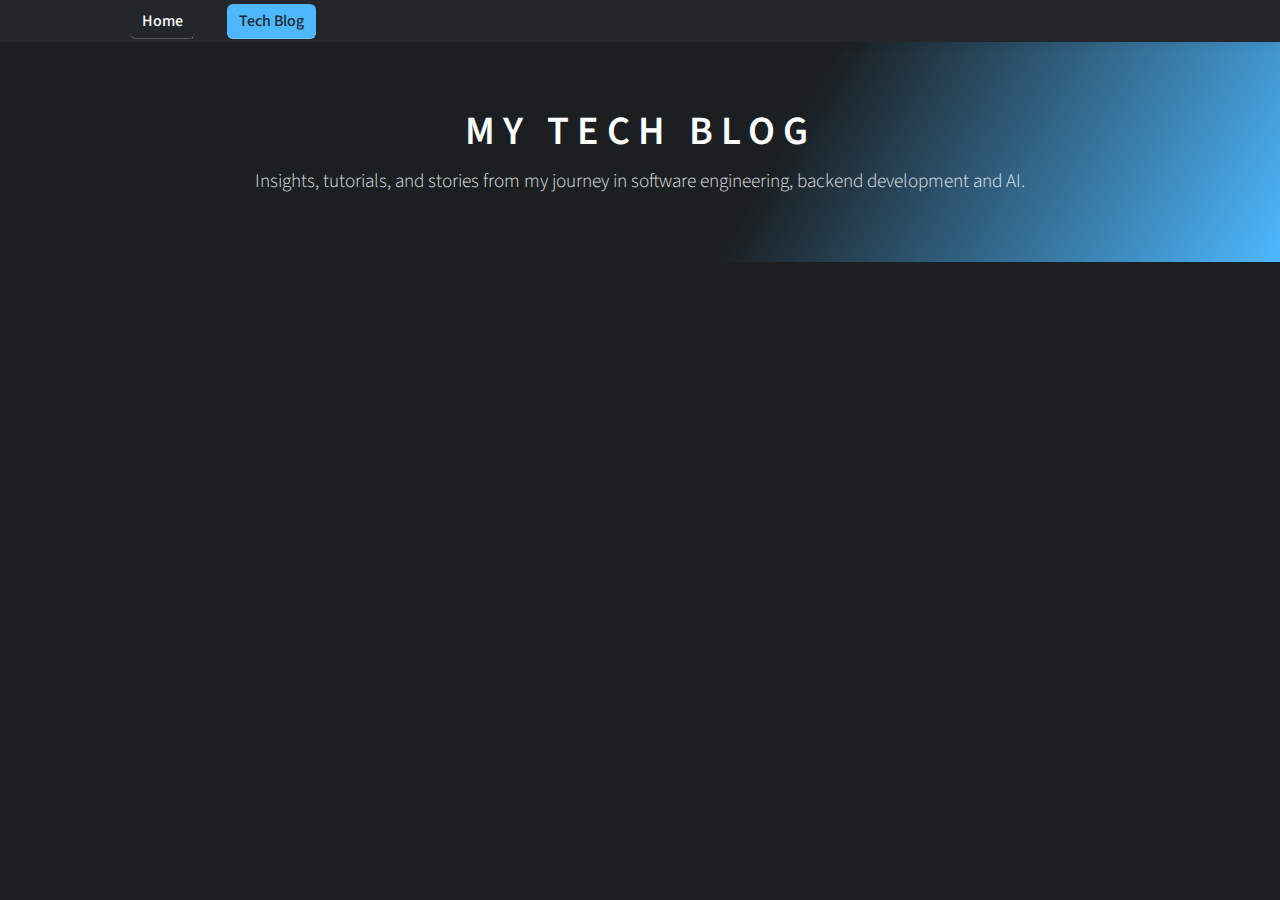
<file: pages/tech_blog.html>
<!DOCTYPE html>
<html lang="en">
<head>
    <meta charset="UTF-8">
    <meta name="viewport" content="width=device-width, initial-scale=1.0">
    <title>Tech Blog | Ege Erdogan</title>
    <link rel="stylesheet" href="../assets/css/main.css">
    <link rel="icon" href="../images/icons8-book-32.png" type="image/x-icon">
    <style>
        .blog-hero {
            background: linear-gradient(120deg, #1b1f22 60%, #4db8ff 100%);
            color: #fff;
            padding: 4rem 2rem 2rem 2rem;
            text-align: center;
        }
        .blog-hero h1 {
            font-size: 2.5rem;
            margin-bottom: 0.5rem;
        }
        .blog-hero p {
            font-size: 1.2rem;
            opacity: 0.85;
        }
        .tag-filter {
            margin-bottom: 1.5rem;
            text-align: center;
        }
        .tag-filter .tag {
            display: inline-block;
            background: #23272b;
            color: #4db8ff;
            border-radius: 12px;
            padding: 6px 16px;
            margin: 0 6px 6px 0;
            cursor: pointer;
            font-weight: bold;
            transition: background 0.2s, color 0.2s;
        }
        .tag-filter .tag.active, .tag-filter .tag:hover {
            background: #4db8ff;
            color: #fff;
        }
        .blog-container {
            max-width: 900px;
            margin: -3rem auto 0 auto;
            background: rgba(27,31,34,0.97);
            border-radius: 12px;
            box-shadow: 0 8px 32px rgba(0,0,0,0.15);
            padding: 2.5rem 2rem 2rem 2rem;
        }
        .featured-post {
            display: flex;
            flex-wrap: wrap;
            align-items: center;
            margin-bottom: 2.5rem;
            background: #23272b;
            border-radius: 8px;
            overflow: hidden;
        }
        .featured-post img {
            width: 320px;
            max-width: 100%;
            height: 200px;
            object-fit: cover;
        }
        .featured-content {
            flex: 1 1 300px;
            padding: 1.5rem;
        }
        .featured-content h2 {
            margin-top: 0;
            margin-bottom: 0.5rem;
        }
        .featured-content p {
            margin-bottom: 1rem;
            color: #b0c4d6;
        }
        .featured-content a {
            color: #4db8ff;
            font-weight: bold;
            text-decoration: none;
        }
        .blog-list {
            margin-top: 2rem;
        }
        .blog-card {
            background: #23272b;
            border-radius: 8px;
            margin-bottom: 1.5rem;
            padding: 1.5rem;
            box-shadow: 0 2px 8px rgba(0,0,0,0.07);
            transition: transform 0.15s;
        }
        .blog-card:hover {
            transform: translateY(-4px) scale(1.02);
        }
        .blog-card h3 {
            margin-top: 0;
        }
        .blog-card .meta {
            color: #4db8ff;
            font-size: 0.9rem;
            margin-bottom: 0.5rem;
        }
        .blog-card .tags {
            margin-bottom: 0.5rem;
        }
        .blog-card .tag {
            display: inline-block;
            background: #4db8ff;
            color: #fff;
            border-radius: 10px;
            padding: 2px 10px;
            margin-right: 6px;
            font-size: 0.85em;
        }
        @media (max-width: 700px) {
            .blog-container { padding: 1rem; }
            .featured-post { flex-direction: column; }
            .featured-post img { width: 100%; height: 180px; }
            .featured-content { padding: 1rem; }
        }
        .main-navbar {
            width: 100%;
            background: #23272b;
            box-shadow: 0 2px 8px rgba(0,0,0,0.07);
            position: sticky;
            top: 0;
            z-index: 100;
        }
        .nav-container {
            max-width: 1100px;
            margin: 0 auto;
            display: flex;
            align-items: center;
            justify-content: space-between;
            padding: 0.5rem 2rem;
        }
        .nav-links {
            list-style: none;
            display: flex;
            gap: 1.5rem;
            margin: 0;
            padding: 0;
        }
        .nav-links li {
            display: inline-block;
        }
        .nav-links a {
            color: #fff;
            text-decoration: none;
            font-weight: 500;
            padding: 6px 12px;
            border-radius: 6px;
            transition: background 0.2s, color 0.2s;
        }
        .nav-links a.active, .nav-links a:hover {
            background: #4db8ff;
            color: #23272b;
        }
        @media (max-width: 700px) {
            .nav-container { padding: 0.5rem 1rem; }
            .nav-links { gap: 0.5rem; }
            .nav-logo { font-size: 1rem; }
        }
    </style>
</head>
<body>
    <nav class="main-navbar">
        <div class="nav-container">
            <ul class="nav-links">
                <li><a href="../index.html">Home</a></li>
                <li><a href="tech_blog.html" class="active">Tech Blog</a></li>
            </ul>
        </div>
    </nav>
    <div class="blog-hero">
        <h1>My Tech Blog</h1>
        <p>Insights, tutorials, and stories from my journey in software engineering, backend development and AI.</p>
    </div>
    <script>
        document.querySelectorAll('.tag-filter .tag').forEach(tag => {
            tag.addEventListener('click', function() {
                document.querySelectorAll('.tag-filter .tag').forEach(t => t.classList.remove('active'));
                this.classList.add('active');
                const selected = this.getAttribute('data-tag');
                document.querySelectorAll('.blog-card, .featured-post').forEach(card => {
                    const tags = card.getAttribute('data-tags') || '';
                    if (selected === 'all' || tags.includes(selected)) {
                        card.style.display = '';
                    } else {
                        card.style.display = 'none';
                    }
                });
            });
        });
    </script>
</body>
</html>
</file>
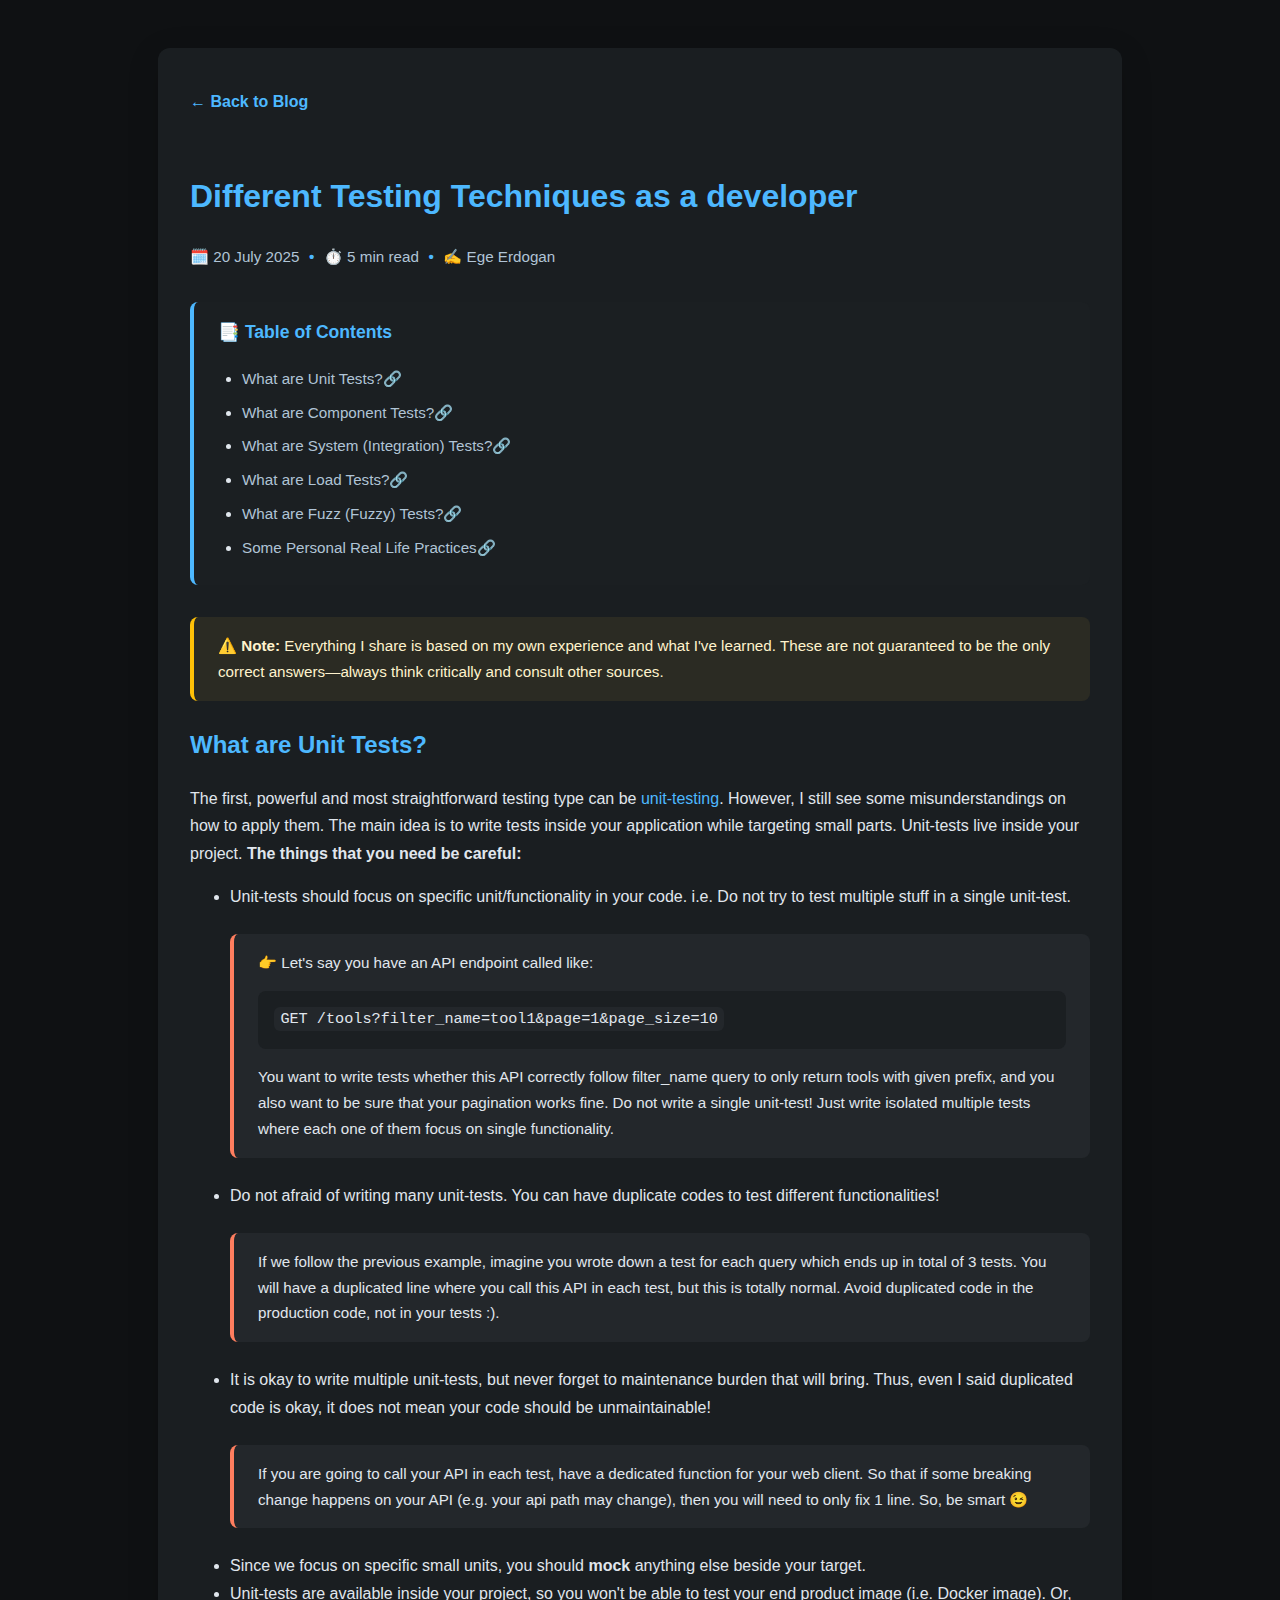
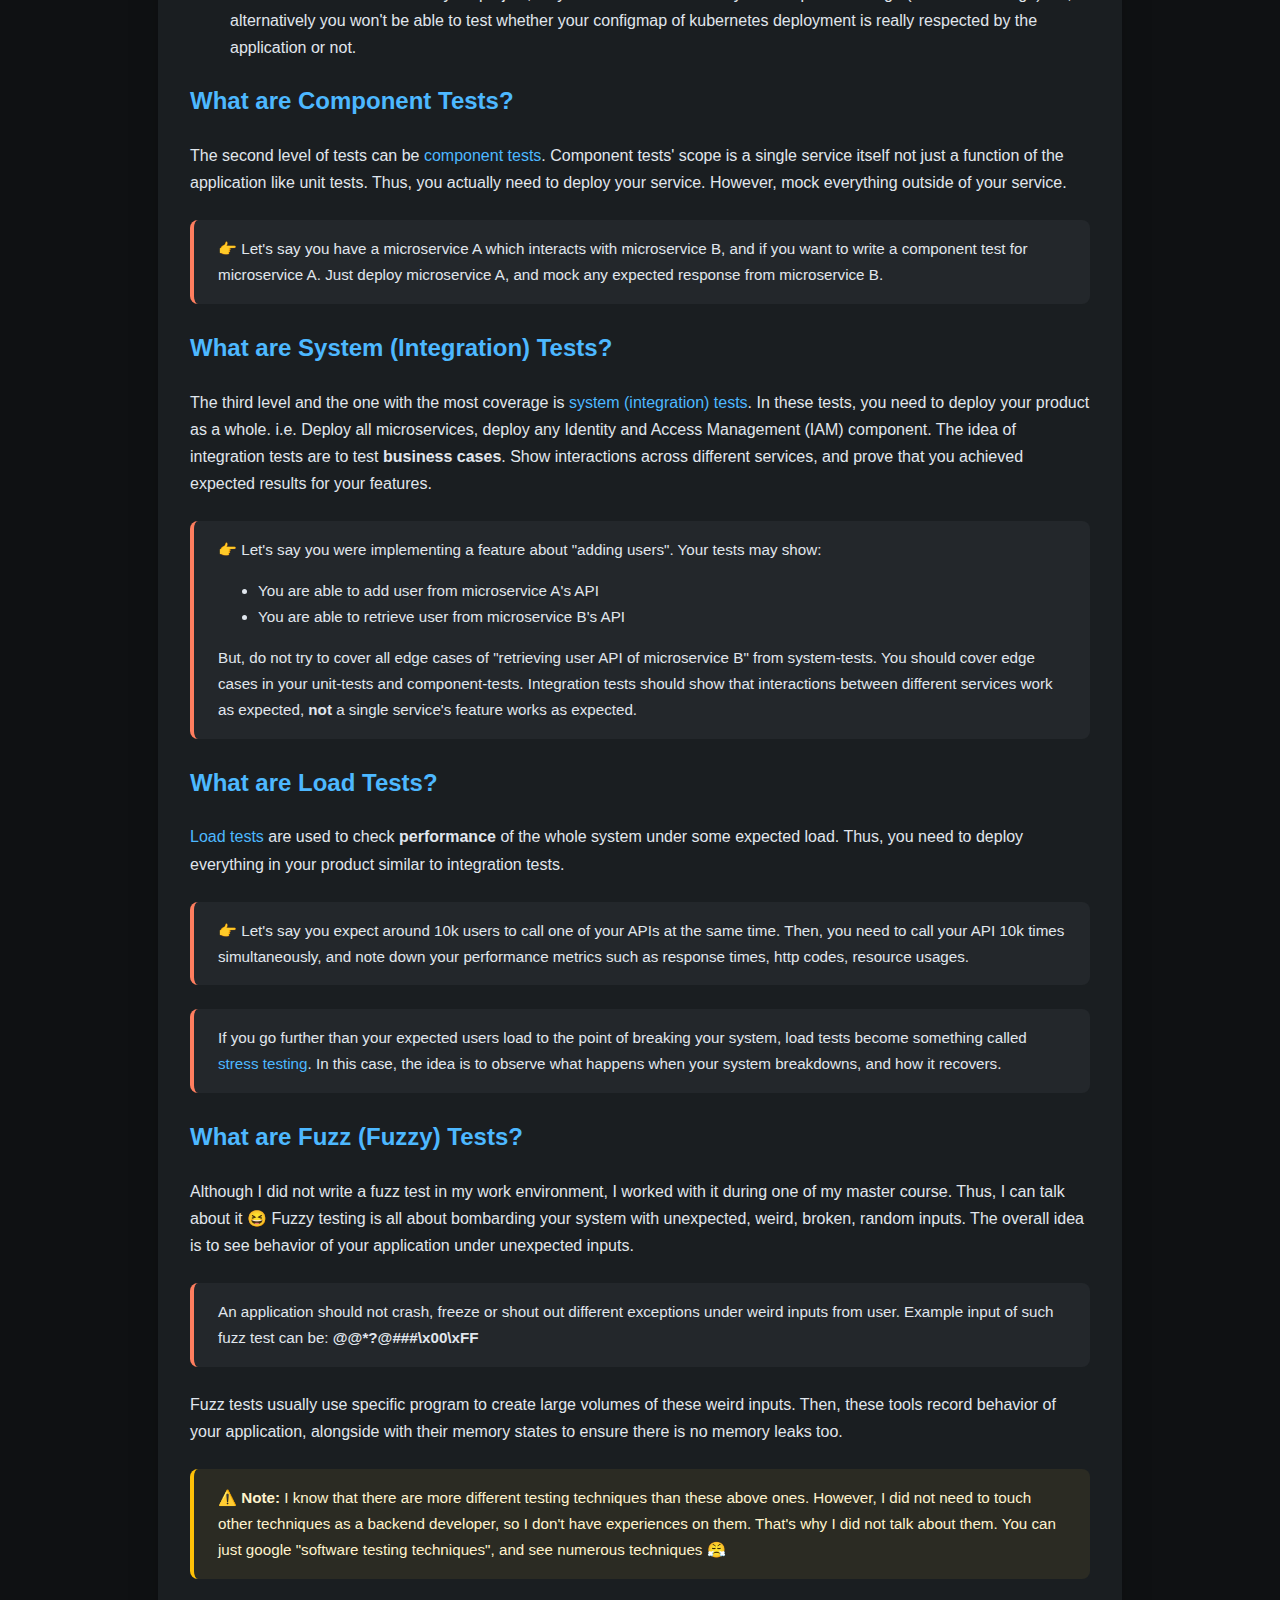
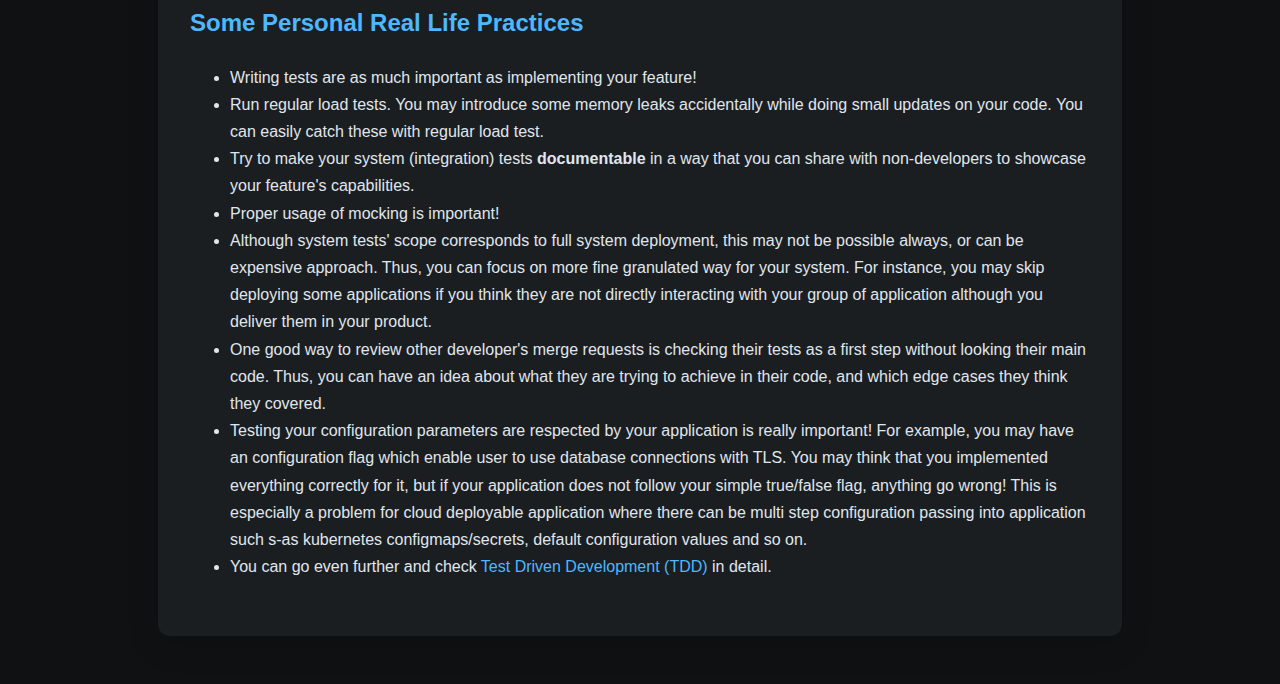
<file: posts/post-different-testing-techniques.html>
<!DOCTYPE html>
<html lang="en">
<head>
  <meta charset="UTF-8">
  <title>Testing | Ege Erdogan</title>
  <link rel="stylesheet" href="/assets/css/post.css">
  <link rel="icon" href="/images/icons8-book-32.png" type="image/x-icon">
</head>
<body>
  <div class="blog-container">
    <a href="tech_blog_main_page.html" class="back-link" rel="noopener noreferrer">&larr; Back to Blog</a>

    <h1>Different Testing Techniques as a developer</h1>
    <div class="post-meta">
      <span class="meta-item">🗓️ 20 July 2025</span>
      <span class="meta-dot">&bull;</span>
      <span class="meta-item">⏱️ 5 min read</span>
      <span class="meta-dot">&bull;</span>
      <span class="meta-item">✍️ Ege Erdogan</span>
    </div>
    <div id="toc" class="table-of-contents"></div>
    <div class="warning-box">
      ⚠️ <strong>Note:</strong> Everything I share is based on my own experience and what I've learned.
      These are not guaranteed to be the only correct answers—always think critically and consult other sources.
    </div>

  <h2 id="unit-testing">What are Unit Tests?<a class="anchor-link" href="#unit-testing" aria-label="Link to this section">🔗</a></h2>
  <p>
    The first, powerful and most straightforward testing type can be <span style="color:#4db8ff">unit-testing</span>.
    However, I still see some misunderstandings on how to apply them.
    The main idea is to write tests inside your application while targeting small parts. Unit-tests
    live inside your project. <strong>The things that you need be careful:</strong>
    <ul>
      <li>Unit-tests should focus on specific unit/functionality in your code. i.e. Do not try to test multiple stuff
      in a single unit-test.
        <div class="note-box">
          👉 Let's say you have an API endpoint called like:
          <pre><code>GET /tools?filter_name=tool1&page=1&page_size=10</code></pre>
          You want to write tests whether this API correctly follow filter_name query to only return tools with given prefix,
          and you also want to be sure that your pagination works fine. Do not write a single unit-test! Just write isolated
          multiple tests where each one of them focus on single functionality.
        </div>
      </li>
      <li>Do not afraid of writing many unit-tests. You can have duplicate codes to test different functionalities!
        <div class="note-box">
          If we follow the previous example, imagine you wrote down a test for each query which ends up in total of 3 tests.
          You will have a duplicated line where you call this API in each test, but this is totally normal. Avoid duplicated
          code in the production code, not in your tests :).
        </div>
      </li>
      <li>It is okay to write multiple unit-tests, but never forget to maintenance burden that will bring. Thus, even I said
      duplicated code is okay, it does not mean your code should be unmaintainable!
        <div class="note-box">
          If you are going to call your API in each test, have a dedicated function for your web client. So that if some
          breaking change happens on your API (e.g. your api path may change), then you will need to only fix 1 line. So,
          be smart &#128521;
        </div>
      </li>
      <li>
        Since we focus on specific small units, you should <strong>mock</strong> anything else beside your target.
      </li>
      <li>
        Unit-tests are available inside your project, so you won't be able to test your end product image (i.e. Docker
        image). Or, alternatively you won't be able to test whether your configmap of kubernetes deployment is really respected
        by the application or not.
      </li>
    </ul>
  </p>

  <h2 id="ct-testing">What are Component Tests?<a class="anchor-link" href="#ct-testing" aria-label="Link to this section">🔗</a></h2>
  <p>
    The second level of tests can be <span style="color:#4db8ff">component tests</span>.
    Component tests' scope is a single service itself not just a function
    of the application like unit tests. Thus, you actually need to deploy your service. However, mock everything outside
    of your service.
    <div class="note-box">
      👉 Let's say you have a microservice A which interacts with microservice B, and if you want to write a component
    test for microservice A. Just deploy microservice A, and mock any expected response from microservice B.
    </div>
  </p>

  <h2 id="system-testing">What are System (Integration) Tests?<a class="anchor-link" href="#system-testing" aria-label="Link to this section">🔗</a></h2>
  <p>
    The third level and the one with the most coverage is <span style="color:#4db8ff">system (integration) tests</span>.
    In these tests, you need to deploy  your product as a whole.
    i.e. Deploy all microservices, deploy any Identity and Access Management (IAM) component.
    The idea of integration tests are to test <strong>business cases</strong>. Show interactions across different services,
    and prove that you achieved expected results for your features.
    <div class="note-box">
      👉 Let's say you were implementing a feature about "adding users".
      Your tests may show:
      <ul>
        <li>You are able to add user from microservice A's API</li>
        <li>You are able to retrieve user from microservice B's API</li>
      </ul>
    But, do not try to cover all edge cases of "retrieving user API of microservice B" from system-tests. You should cover
    edge cases in your unit-tests and component-tests. Integration tests should show that interactions between different
    services work as expected, <strong>not</strong> a single service's feature works as expected.
    </div>
  </p>
  <h2 id="load-testing">What are Load Tests?<a class="anchor-link" href="#load-testing" aria-label="Link to this section">🔗</a></h2>
    <p>
      <span style="color:#4db8ff">Load tests</span> are used to check <strong>performance</strong> of the whole system under some expected load.
      Thus, you need to deploy everything in your product similar to integration tests.
    <div class="note-box">
      👉 Let's say you expect around 10k users to call one of your APIs at the same time. Then, you need to call your API
    10k times simultaneously, and note down your performance metrics such as response times, http codes, resource usages.
    </div>
    <div class="note-box">
      If you go further than your expected users load to the point of breaking your system, load tests become something called
      <span style="color:#4db8ff">stress testing</span>. In this case, the idea is to observe what happens when your system breakdowns, and how it recovers.
    </div>
    </p>

  <h2 id="fuzzy-testing">What are Fuzz (Fuzzy) Tests?<a class="anchor-link" href="#fuzz-testing" aria-label="Link to this section">🔗</a></h2>
    <p>
      Although I did not write a fuzz test in my work environment, I worked with it during one of my master course. Thus, I
      can talk about it 😆
      Fuzzy testing is all about bombarding your system with unexpected, weird, broken, random inputs. The overall idea
      is to see behavior of your application under unexpected inputs.
    <div class="note-box">
      An application should not crash, freeze or shout out different exceptions under weird inputs from user.
      Example input of such fuzz test can be: <strong>@@*?@###\x00\xFF</strong>
    </div>
    Fuzz tests usually use specific program to create large volumes of these weird inputs.
    Then, these tools record behavior of your application, alongside with their memory states to ensure there is no memory leaks too.
    </p>

  <div class="warning-box">
    ⚠️ <strong>Note:</strong> I know that there are more different testing techniques than these above ones. However, I did not need
    to touch other techniques as a backend developer, so I don't have experiences on them. That's why I did not talk about
    them. You can just google "software testing techniques", and see numerous techniques 😤
  </div>

  <h2 id="practices">Some Personal Real Life Practices<a class="anchor-link" href="#practices" aria-label="Link to this section">🔗</a></h2>
  <p>
  <ul>
    <li>Writing tests are as much important as implementing your feature!</li>
    <li>Run regular load tests. You may introduce some memory leaks accidentally while doing small updates on your code.
    You can easily catch these with regular load test.</li>
    <li>Try to make your system (integration) tests <strong>documentable</strong> in a way that you can share with non-developers to showcase your feature's capabilities.</li>
    <li>Proper usage of mocking is important!</li>
    <li>Although system tests' scope corresponds to full system deployment, this may not be possible always, or
    can be expensive approach. Thus, you can focus on more fine granulated way for your system. For instance, you may skip
    deploying some applications if you think they are not directly interacting with your group of application although you deliver
    them in your product.</li>
    <li>One good way to review other developer's merge requests is checking their tests as a first step without looking their main code.
      Thus, you can have an idea about what they are trying to achieve in their code, and which edge cases they think they covered.</li>
    <li>Testing your configuration parameters are respected by your application is really important! For example, you may
    have an configuration flag which enable user to use database connections with TLS. You may think that you implemented
    everything correctly for it, but if your application does not follow your simple true/false flag, anything go wrong!
    This is especially a problem for cloud deployable application where there can be multi step configuration passing into application
    such s-as kubernetes configmaps/secrets, default configuration values and so on.</li>
    <li>You can go even further and check <span style="color:#4db8ff">Test Driven Development (TDD)</span> in detail.</li>
  </ul>
  </p>
  </div>
<script src="/assets/js/toc.js" defer></script>
</body>
</html>
</file>
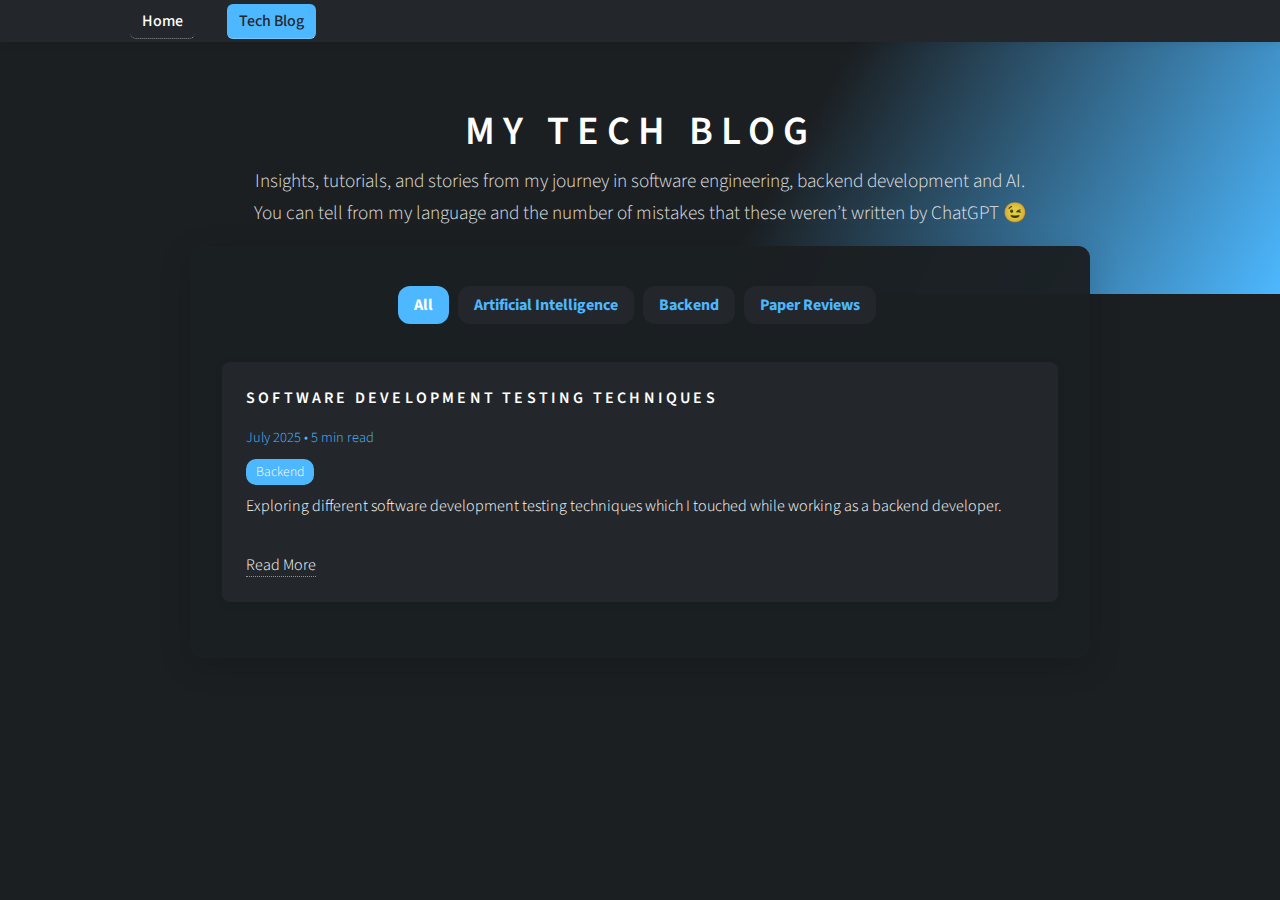
<file: posts/tech_blog_main_page.html>
<!DOCTYPE html>
<html lang="en">
<head>
    <meta charset="UTF-8">
    <meta name="viewport" content="width=device-width, initial-scale=1.0">
    <title>Tech Blog | Ege Erdogan</title>
    <link rel="stylesheet" href="../assets/css/main.css">
    <link rel="icon" href="../images/icons8-book-32.png" type="image/x-icon">
    <style>
        .blog-hero {
            background: linear-gradient(120deg, #1b1f22 60%, #4db8ff 100%);
            color: #fff;
            padding: 4rem 2rem 2rem 2rem;
            text-align: center;
        }
        .blog-hero h1 {
            font-size: 2.5rem;
            margin-bottom: 0.5rem;
        }
        .blog-hero p {
            font-size: 1.2rem;
            opacity: 0.85;
        }
        .tag-filter {
            margin-bottom: 1.5rem;
            text-align: center;
        }
        .tag-filter .tag {
            display: inline-block;
            background: #23272b;
            color: #4db8ff;
            border-radius: 12px;
            padding: 6px 16px;
            margin: 0 6px 6px 0;
            cursor: pointer;
            font-weight: bold;
            transition: background 0.2s, color 0.2s;
        }
        .tag-filter .tag.active, .tag-filter .tag:hover {
            background: #4db8ff;
            color: #fff;
        }
        .blog-container {
            max-width: 900px;
            margin: -3rem auto 0 auto;
            background: rgba(27,31,34,0.97);
            border-radius: 12px;
            box-shadow: 0 8px 32px rgba(0,0,0,0.15);
            padding: 2.5rem 2rem 2rem 2rem;
        }
        .featured-post {
            display: flex;
            flex-wrap: wrap;
            align-items: center;
            margin-bottom: 2.5rem;
            background: #23272b;
            border-radius: 8px;
            overflow: hidden;
        }
        .featured-post img {
            width: 320px;
            max-width: 100%;
            height: 200px;
            object-fit: cover;
        }
        .featured-content {
            flex: 1 1 300px;
            padding: 1.5rem;
        }
        .featured-content h2 {
            margin-top: 0;
            margin-bottom: 0.5rem;
        }
        .featured-content p {
            margin-bottom: 1rem;
            color: #b0c4d6;
        }
        .featured-content a {
            color: #4db8ff;
            font-weight: bold;
            text-decoration: none;
        }
        .blog-list {
            margin-top: 2rem;
        }
        .blog-card {
            background: #23272b;
            border-radius: 8px;
            margin-bottom: 1.5rem;
            padding: 1.5rem;
            box-shadow: 0 2px 8px rgba(0,0,0,0.07);
            transition: transform 0.15s;
        }
        .blog-card:hover {
            transform: translateY(-4px) scale(1.02);
        }
        .blog-card h3 {
            margin-top: 0;
        }
        .blog-card .meta {
            color: #4db8ff;
            font-size: 0.9rem;
            margin-bottom: 0.5rem;
        }
        .blog-card .tags {
            margin-bottom: 0.5rem;
        }
        .blog-card .tag {
            display: inline-block;
            background: #4db8ff;
            color: #fff;
            border-radius: 10px;
            padding: 2px 10px;
            margin-right: 6px;
            font-size: 0.85em;
        }
        @media (max-width: 700px) {
            .blog-container { padding: 1rem; }
            .featured-post { flex-direction: column; }
            .featured-post img { width: 100%; height: 180px; }
            .featured-content { padding: 1rem; }
        }
        .main-navbar {
            width: 100%;
            background: #23272b;
            box-shadow: 0 2px 8px rgba(0,0,0,0.07);
            position: sticky;
            top: 0;
            z-index: 100;
        }
        .nav-container {
            max-width: 1100px;
            margin: 0 auto;
            display: flex;
            align-items: center;
            justify-content: space-between;
            padding: 0.5rem 2rem;
        }
        .nav-links {
            list-style: none;
            display: flex;
            gap: 1.5rem;
            margin: 0;
            padding: 0;
        }
        .nav-links li {
            display: inline-block;
        }
        .nav-links a {
            color: #fff;
            text-decoration: none;
            font-weight: 500;
            padding: 6px 12px;
            border-radius: 6px;
            transition: background 0.2s, color 0.2s;
        }
        .nav-links a.active, .nav-links a:hover {
            background: #4db8ff;
            color: #23272b;
        }
        @media (max-width: 700px) {
            .nav-container { padding: 0.5rem 1rem; }
            .nav-links { gap: 0.5rem; }
            .nav-logo { font-size: 1rem; }
        }
    </style>
</head>
<body>
    <nav class="main-navbar">
        <div class="nav-container">
            <ul class="nav-links">
                <li><a href="../index.html">Home</a></li>
                <li><a href="tech_blog_main_page.html">Tech Blog</a></li>
            </ul>
        </div>
    </nav>
    <script>
      // Highlight the correct nav link based on the current URL
      document.addEventListener('DOMContentLoaded', function() {
          const navLinks = document.querySelectorAll('.nav-links a');
          const current = window.location.pathname.replace(/\\/g, '/');
          navLinks.forEach(function(link) {
          // Remove any existing 'active'
          link.classList.remove('active');
          // Normalize href for comparison
            const href = link.getAttribute('href');
            if (href && (current.endsWith(href) || current.endsWith('/' + href))) {
            link.classList.add('active');
          }
        });
      });
    </script>
    <div class="blog-hero">
        <h1>My Tech Blog</h1>
        <p>Insights, tutorials, and stories from my journey in software engineering, backend development and AI.<br>
        You can tell from my language and the number of mistakes that these weren’t written by ChatGPT &#128521;</p>
    </div>
    <div class="blog-container">
        <div class="tag-filter">
            <span class="tag active" data-tag="all">All</span>
            <span class="tag" data-tag="AI">Artificial Intelligence</span>
            <span class="tag" data-tag="backend">Backend</span>
            <span class="tag" data-tag="academic">Paper Reviews</span>
        </div>
        <section class="blog-list">
            <div class="blog-card" data-tags="backend">
                <h3>Software Development Testing Techniques</h3>
                <div class="meta">July 2025 &bull; 5 min read</div>
                <div class="tags">
                    <span class="tag">Backend</span>
                </div>
                <p>Exploring different software development testing techniques which I touched while working as a backend developer.</p>
                <a href="post-different-testing-techniques.html">Read More</a>
            </div>
        </section>
    </div>
    <script>
        document.querySelectorAll('.tag-filter .tag').forEach(tag => {
            tag.addEventListener('click', function() {
                document.querySelectorAll('.tag-filter .tag').forEach(t => t.classList.remove('active'));
                this.classList.add('active');
                const selected = this.getAttribute('data-tag');
                document.querySelectorAll('.blog-card, .featured-post').forEach(card => {
                    const tags = card.getAttribute('data-tags') || '';
                    if (selected === 'all' || tags.includes(selected)) {
                        card.style.display = '';
                    } else {
                        card.style.display = 'none';
                    }
                });
            });
        });
    </script>
</body>
</html>
</file>
<file: assets/css/post.css>
body {
  background-color: #0f1113;
  color: #e0e6ed;
  font-family: 'Segoe UI', sans-serif;
  line-height: 1.7;
}

.blog-container {
  max-width: 900px;
  margin: 3rem auto;
  background: rgba(27,31,34,0.97);
  border-radius: 12px;
  box-shadow: 0 8px 32px rgba(0,0,0,0.15);
  padding: 2.5rem 2rem;
}

h1, h2, h3 {
  color: #4db8ff;
}

pre {
  background: #1b1f22;
  padding: 1rem;
  border-radius: 8px;
  overflow-x: auto;
}

code {
  background: #23272b;
  padding: 0.2rem 0.4rem;
  border-radius: 6px;
  font-family: monospace;
}

a.back-link {
  display: inline-block;
  margin-bottom: 2rem;
  color: #4db8ff;
  text-decoration: none;
  font-weight: bold;
}

a.back-link:hover {
  color: #fff;
}

.post-meta {
  display: flex;
  flex-wrap: wrap;
  align-items: center;
  gap: 0.6rem;
  font-size: 0.95rem;
  color: #b0c4d6;
  margin: 1rem 0 2rem 0;
}

.meta-item {
  display: flex;
  align-items: center;
  gap: 0.3rem;
}

.meta-dot {
  color: #4db8ff;
  font-weight: bold;
}

.anchor-link {
  margin-left: 0.5rem;
  text-decoration: none;
  color: #4db8ff;
  opacity: 0;
  transition: opacity 0.2s;
}

h2:hover .anchor-link {
  opacity: 1;
}

.table-of-contents {
  background: #1b1f22;
  border-left: 4px solid #4db8ff;
  padding: 1rem 1.5rem;
  margin: 2rem 0;
  border-radius: 8px;
  font-size: 0.95rem;
}

.table-of-contents h3 {
  margin-top: 0;
  color: #4db8ff;
  font-size: 1.1rem;
}

.table-of-contents ul {
  list-style: disc;
  padding-left: 1.5rem; /* space for bullets */
  margin: 0;
}

.table-of-contents li {
  margin-bottom: 0.5rem;
}

.table-of-contents a {
  color: #b0c4d6;
  text-decoration: none;
  border-bottom: 1px dashed transparent;
  transition: all 0.2s ease;
}

.table-of-contents a:hover {
  color: #fff;
  border-bottom: 1px dashed #4db8ff;
}

.summary-box {
  background: #1b1f22;
  border-left: 4px solid #4db8ff;
  padding: 1rem 1.5rem;
  margin: 1.5rem 0;
  border-radius: 8px;
  font-size: 0.95rem;
  color: #e0e6ed;
}

.note-box {
  background: #23272b;
  border-left: 4px solid #ff7e5f;
  padding: 1rem 1.5rem;
  margin-top: 1.5rem;
  margin-bottom: 1.5rem;
  border-radius: 8px;
  font-size: 0.95rem;
  color: #e0e6ed;
}

.warning-box {
  background: #2b2b23;
  border-left: 4px solid #ffc107; /* yellow-orange */
  padding: 1rem 1.5rem;
  margin-top: 1.5rem;
  margin-bottom: 1.5rem;
  border-radius: 8px;
  font-size: 0.95rem;
  color: #fff3cd;
}
</file>
<file: assets/css/main.css>
@import url(fontawesome-all.min.css);
@import url("https://fonts.googleapis.com/css?family=Source+Sans+Pro:300italic,600italic,300,600");

/*
	Dimension by HTML5 UP
	html5up.net | @ajlkn
	Free for personal and commercial use under the CCA 3.0 license (html5up.net/license)
*/

html, body, div, span, applet, object,
iframe, h1, h2, h3, h4, h5, h6, p, blockquote,
pre, a, abbr, acronym, address, big, cite,
code, del, dfn, em, img, ins, kbd, q, s, samp,
small, strike, strong, sub, sup, tt, var, b,
u, i, center, dl, dt, dd, ol, ul, li, fieldset,
form, label, legend, table, caption, tbody,
tfoot, thead, tr, th, td, article, aside,
canvas, details, embed, figure, figcaption,
footer, header, hgroup, menu, nav, output, ruby,
section, summary, time, mark, audio, video {
	margin: 0;
	padding: 0;
	border: 0;
	font-size: 100%;
	font: inherit;
	vertical-align: baseline;}

article, aside, details, figcaption, figure,
footer, header, hgroup, menu, nav, section {
	display: block;}

body {
	line-height: 1;
}

ol, ul {
	list-style: none;
}

blockquote, q {
	quotes: none;
}

	blockquote:before, blockquote:after, q:before, q:after {
		content: '';
		content: none;
	}

table {
	border-collapse: collapse;
	border-spacing: 0;
}

body {
	-webkit-text-size-adjust: none;
}

mark {
	background-color: transparent;
	color: inherit;
}

input::-moz-focus-inner {
	border: 0;
	padding: 0;
}

input, select, textarea {
	-moz-appearance: none;
	-webkit-appearance: none;
	-ms-appearance: none;
	appearance: none;
}

/* Basic */

	@-ms-viewport {
		width: device-width;
	}

	@media screen and (max-width: 480px) {

		html, body {
			min-width: 320px;
		}

	}

	html {
		box-sizing: border-box;
	}

	*, *:before, *:after {
		box-sizing: inherit;
	}

	body {
		background: #1b1f22;
	}

		body.is-preload *, body.is-preload *:before, body.is-preload *:after {
			-moz-animation: none !important;
			-webkit-animation: none !important;
			-ms-animation: none !important;
			animation: none !important;
			-moz-transition: none !important;
			-webkit-transition: none !important;
			-ms-transition: none !important;
			transition: none !important;
		}

/* Type */

	html {
		font-size: 16pt;
	}

		@media screen and (max-width: 1680px) {

			html {
				font-size: 12pt;
			}

		}

		@media screen and (max-width: 736px) {

			html {
				font-size: 11pt;
			}

		}

		@media screen and (max-width: 360px) {

			html {
				font-size: 10pt;
			}

		}

	body, input, select, textarea {
		color: #ffffff;
		font-family: "Source Sans Pro", sans-serif;
		font-weight: 300;
		font-size: 1rem;
		line-height: 1.65;
	}

	a {
		-moz-transition: color 0.2s ease-in-out, background-color 0.2s ease-in-out, border-bottom-color 0.2s ease-in-out;
		-webkit-transition: color 0.2s ease-in-out, background-color 0.2s ease-in-out, border-bottom-color 0.2s ease-in-out;
		-ms-transition: color 0.2s ease-in-out, background-color 0.2s ease-in-out, border-bottom-color 0.2s ease-in-out;
		transition: color 0.2s ease-in-out, background-color 0.2s ease-in-out, border-bottom-color 0.2s ease-in-out;
		border-bottom: dotted 1px rgba(255, 255, 255, 0.5);
		text-decoration: none;
		color: inherit;
	}

		a:hover {
			border-bottom-color: transparent;
		}

	strong, b {
		color: #ffffff;
		font-weight: 600;
	}

	em, i {
		font-style: italic;
	}

	p {
		margin: 0 0 2rem 0;
	}

	h1, h2, h3, h4, h5, h6 {
		color: #ffffff;
		font-weight: 600;
		line-height: 1.5;
		margin: 0 0 1rem 0;
		text-transform: uppercase;
		letter-spacing: 0.2rem;
	}

		h1 a, h2 a, h3 a, h4 a, h5 a, h6 a {
			color: inherit;
			text-decoration: none;
		}

		h1.major, h2.major, h3.major, h4.major, h5.major, h6.major {
			border-bottom: solid 1px #ffffff;
			width: -moz-max-content;
			width: -webkit-max-content;
			width: -ms-max-content;
			width: max-content;
			padding-bottom: 0.5rem;
			margin: 0 0 2rem 0;
		}

	h1 {
		font-size: 2.25rem;
		line-height: 1.3;
		letter-spacing: 0.5rem;
	}

	h2 {
		font-size: 1.5rem;
		line-height: 1.4;
		letter-spacing: 0.5rem;
	}

	h3 {
		font-size: 1rem;
	}

	h4 {
		font-size: 0.8rem;
	}

	h5 {
		font-size: 0.7rem;
	}

	h6 {
		font-size: 0.6rem;
	}

	@media screen and (max-width: 736px) {

		h1 {
			font-size: 1.75rem;
			line-height: 1.4;
		}

		h2 {
			font-size: 1.25em;
			line-height: 1.5;
		}

	}

	sub {
		font-size: 0.8rem;
		position: relative;
		top: 0.5rem;
	}

	sup {
		font-size: 0.8rem;
		position: relative;
		top: -0.5rem;
	}

	blockquote {
		border-left: solid 4px #ffffff;
		font-style: italic;
		margin: 0 0 2rem 0;
		padding: 0.5rem 0 0.5rem 2rem;
	}

	code {
		background: rgba(255, 255, 255, 0.075);
		border-radius: 4px;
		font-family: "Courier New", monospace;
		font-size: 0.9rem;
		margin: 0 0.25rem;
		padding: 0.25rem 0.65rem;
	}

	pre {
		-webkit-overflow-scrolling: touch;
		font-family: "Courier New", monospace;
		font-size: 0.9rem;
		margin: 0 0 2rem 0;
	}

		pre code {
			display: block;
			line-height: 1.75;
			padding: 1rem 1.5rem;
			overflow-x: auto;
		}

	hr {
		border: 0;
		border-bottom: solid 1px #ffffff;
		margin: 2.75rem 0;
	}

	.align-left {
		text-align: left;
	}

	.align-center {
		text-align: center;
	}

	.align-right {
		text-align: right;
	}

/* Form */

	form {
		margin: 0 0 2rem 0;
	}

		form > :last-child {
			margin-bottom: 0;
		}

		form > .fields {
			display: -moz-flex;
			display: -webkit-flex;
			display: -ms-flex;
			display: flex;
			-moz-flex-wrap: wrap;
			-webkit-flex-wrap: wrap;
			-ms-flex-wrap: wrap;
			flex-wrap: wrap;
			width: calc(100% + 3rem);
			margin: -1.5rem 0 2rem -1.5rem;
		}

			form > .fields > .field {
				-moz-flex-grow: 0;
				-webkit-flex-grow: 0;
				-ms-flex-grow: 0;
				flex-grow: 0;
				-moz-flex-shrink: 0;
				-webkit-flex-shrink: 0;
				-ms-flex-shrink: 0;
				flex-shrink: 0;
				padding: 1.5rem 0 0 1.5rem;
				width: calc(100% - 1.5rem);
			}

				form > .fields > .field.half {
					width: calc(50% - 0.75rem);
				}

				form > .fields > .field.third {
					width: calc(100%/3 - 0.5rem);
				}

				form > .fields > .field.quarter {
					width: calc(25% - 0.375rem);
				}

		@media screen and (max-width: 480px) {

			form > .fields {
				width: calc(100% + 3rem);
				margin: -1.5rem 0 2rem -1.5rem;
			}

				form > .fields > .field {
					padding: 1.5rem 0 0 1.5rem;
					width: calc(100% - 1.5rem);
				}

					form > .fields > .field.half {
						width: calc(100% - 1.5rem);
					}

					form > .fields > .field.third {
						width: calc(100% - 1.5rem);
					}

					form > .fields > .field.quarter {
						width: calc(100% - 1.5rem);
					}

		}

	label {
		color: #ffffff;
		display: block;
		font-size: 0.8rem;
		font-weight: 300;
		letter-spacing: 0.2rem;
		line-height: 1.5;
		margin: 0 0 1rem 0;
		text-transform: uppercase;
	}

	input[type="text"],
	input[type="password"],
	input[type="email"],
	input[type="tel"],
	select,
	textarea {
		-moz-appearance: none;
		-webkit-appearance: none;
		-ms-appearance: none;
		appearance: none;
		-moz-transition: border-color 0.2s ease-in-out, box-shadow 0.2s ease-in-out, background-color 0.2s ease-in-out;
		-webkit-transition: border-color 0.2s ease-in-out, box-shadow 0.2s ease-in-out, background-color 0.2s ease-in-out;
		-ms-transition: border-color 0.2s ease-in-out, box-shadow 0.2s ease-in-out, background-color 0.2s ease-in-out;
		transition: border-color 0.2s ease-in-out, box-shadow 0.2s ease-in-out, background-color 0.2s ease-in-out;
		background-color: transparent;
		border-radius: 4px;
		border: solid 1px #ffffff;
		color: inherit;
		display: block;
		outline: 0;
		padding: 0 1rem;
		text-decoration: none;
		width: 100%;
	}

		input[type="text"]:invalid,
		input[type="password"]:invalid,
		input[type="email"]:invalid,
		input[type="tel"]:invalid,
		select:invalid,
		textarea:invalid {
			box-shadow: none;
		}

		input[type="text"]:focus,
		input[type="password"]:focus,
		input[type="email"]:focus,
		input[type="tel"]:focus,
		select:focus,
		textarea:focus {
			background: rgba(255, 255, 255, 0.075);
			border-color: #ffffff;
			box-shadow: 0 0 0 1px #ffffff;
		}

	select {
		background-image: url("data:image/svg+xml;charset=utf8,%3Csvg xmlns='http://www.w3.org/2000/svg' width='40' height='40' preserveAspectRatio='none' viewBox='0 0 40 40'%3E%3Cpath d='M9.4,12.3l10.4,10.4l10.4-10.4c0.2-0.2,0.5-0.4,0.9-0.4c0.3,0,0.6,0.1,0.9,0.4l3.3,3.3c0.2,0.2,0.4,0.5,0.4,0.9 c0,0.4-0.1,0.6-0.4,0.9L20.7,31.9c-0.2,0.2-0.5,0.4-0.9,0.4c-0.3,0-0.6-0.1-0.9-0.4L4.3,17.3c-0.2-0.2-0.4-0.5-0.4-0.9 c0-0.4,0.1-0.6,0.4-0.9l3.3-3.3c0.2-0.2,0.5-0.4,0.9-0.4S9.1,12.1,9.4,12.3z' fill='%23ffffff' /%3E%3C/svg%3E");
		background-size: 1.25rem;
		background-repeat: no-repeat;
		background-position: calc(100% - 1rem) center;
		height: 2.75rem;
		padding-right: 2.75rem;
		text-overflow: ellipsis;
	}

		select option {
			color: #ffffff;
			background: #1b1f22;
		}

		select:focus::-ms-value {
			background-color: transparent;
		}

		select::-ms-expand {
			display: none;
		}

	input[type="text"],
	input[type="password"],
	input[type="email"],
	select {
		height: 2.75rem;
	}

	textarea {
		padding: 0.75rem 1rem;
	}

	input[type="checkbox"],
	input[type="radio"] {
		-moz-appearance: none;
		-webkit-appearance: none;
		-ms-appearance: none;
		appearance: none;
		display: block;
		float: left;
		margin-right: -2rem;
		opacity: 0;
		width: 1rem;
		z-index: -1;
	}

		input[type="checkbox"] + label,
		input[type="radio"] + label {
			text-decoration: none;
			-moz-user-select: none;
			-webkit-user-select: none;
			-ms-user-select: none;
			user-select: none;
			color: #ffffff;
			cursor: pointer;
			display: inline-block;
			font-size: 0.8rem;
			font-weight: 300;
			margin: 0 0 0.5rem 0;
			padding-left: 2.65rem;
			padding-right: 0.75rem;
			position: relative;
		}

			input[type="checkbox"] + label:before,
			input[type="radio"] + label:before {
				-moz-osx-font-smoothing: grayscale;
				-webkit-font-smoothing: antialiased;
				display: inline-block;
				font-style: normal;
				font-variant: normal;
				text-rendering: auto;
				line-height: 1;
				text-transform: none !important;
				font-family: 'Font Awesome 5 Free';
				font-weight: 900;
			}

			input[type="checkbox"] + label:before,
			input[type="radio"] + label:before {
				-moz-transition: border-color 0.2s ease-in-out, box-shadow 0.2s ease-in-out, background-color 0.2s ease-in-out;
				-webkit-transition: border-color 0.2s ease-in-out, box-shadow 0.2s ease-in-out, background-color 0.2s ease-in-out;
				-ms-transition: border-color 0.2s ease-in-out, box-shadow 0.2s ease-in-out, background-color 0.2s ease-in-out;
				transition: border-color 0.2s ease-in-out, box-shadow 0.2s ease-in-out, background-color 0.2s ease-in-out;
				border-radius: 4px;
				border: solid 1px #ffffff;
				content: '';
				display: inline-block;
				height: 1.65rem;
				left: 0;
				line-height: 1.65rem;
				position: absolute;
				text-align: center;
				top: -0.15rem;
				width: 1.65rem;
			}

		input[type="checkbox"]:checked + label:before,
		input[type="radio"]:checked + label:before {
			background: #ffffff !important;
			border-color: #ffffff !important;
			color: #1b1f22;
			content: '\f00c';
		}

		input[type="checkbox"]:focus + label:before,
		input[type="radio"]:focus + label:before {
			background: rgba(255, 255, 255, 0.075);
			border-color: #ffffff;
			box-shadow: 0 0 0 1px #ffffff;
		}

	input[type="checkbox"] + label:before {
		border-radius: 4px;
	}

	input[type="radio"] + label:before {
		border-radius: 100%;
	}

	::-webkit-input-placeholder {
		color: rgba(255, 255, 255, 0.5) !important;
		opacity: 1.0;
	}

	:-moz-placeholder {
		color: rgba(255, 255, 255, 0.5) !important;
		opacity: 1.0;
	}

	::-moz-placeholder {
		color: rgba(255, 255, 255, 0.5) !important;
		opacity: 1.0;
	}

	:-ms-input-placeholder {
		color: rgba(255, 255, 255, 0.5) !important;
		opacity: 1.0;
	}

	.formerize-placeholder {
		color: rgba(255, 255, 255, 0.5) !important;
		opacity: 1.0;
	}

/* Box */

	.box {
		border-radius: 4px;
		border: solid 1px #ffffff;
		margin-bottom: 2rem;
		padding: 1.5em;
	}

		.box > :last-child,
		.box > :last-child > :last-child,
		.box > :last-child > :last-child > :last-child {
			margin-bottom: 0;
		}

		.box.alt {
			border: 0;
			border-radius: 0;
			padding: 0;
		}

/* Icon */

	.icon {
		text-decoration: none;
		border-bottom: none;
		position: relative;
	}

		.icon:before {
			-moz-osx-font-smoothing: grayscale;
			-webkit-font-smoothing: antialiased;
			display: inline-block;
			font-style: normal;
			font-variant: normal;
			text-rendering: auto;
			line-height: 1;
			text-transform: none !important;
			font-family: 'Font Awesome 5 Free';
			font-weight: 400;
		}

		.icon > .label {
			display: none;
		}

		.icon:before {
			line-height: inherit;
		}

		.icon.solid:before {
			font-weight: 900;
		}

		.icon.brands:before {
			font-family: 'Font Awesome 5 Brands';
		}

/* Image */

	.image {
		border-radius: 4px;
		border: 0;
		display: inline-block;
		position: relative;
	}

		.image:before {
			pointer-events: none;
			background-image: url("../../images/overlay.png");
			background-color: rgba(19, 21, 25, 0.5);
			border-radius: 4px;
			content: '';
			display: block;
			height: 100%;
			left: 0;
			opacity: 0.5;
			position: absolute;
			top: 0;
			width: 100%;
		}

		.image img {
			border-radius: 4px;
			display: block;
		}

		.image.left, .image.right {
			max-width: 40%;
		}

			.image.left img, .image.right img {
				width: 100%;
			}

		.image.left {
			float: left;
			padding: 0 1.5em 1em 0;
			top: 0.25em;
		}

		.image.right {
			float: right;
			padding: 0 0 1em 1.5em;
			top: 0.25em;
		}

		.image.fit {
			display: block;
			margin: 0 0 2rem 0;
			width: 100%;
		}

			.image.fit img {
				width: 100%;
			}

		.image.main {
			display: block;
			margin: 2.5rem 0;
			width: 100%;
		}

			.image.main img {
				width: 100%;
			}

		@media screen and (max-width: 736px) {

			.image.main {
				margin: 2rem 0;
			}

		}

		@media screen and (max-width: 480px) {

			.image.main {
				margin: 1.5rem 0;
			}

		}

/* List */

	ol {
		list-style: decimal;
		margin: 0 0 2rem 0;
		padding-left: 1.25em;
	}

		ol li {
			padding-left: 0.25em;
		}

	ul {
		list-style: disc;
		margin: 0 0 2rem 0;
		padding-left: 1em;
	}

		ul li {
			padding-left: 0.5em;
		}

		ul.alt {
			list-style: none;
			padding-left: 0;
		}

			ul.alt li {
				border-top: solid 1px #ffffff;
				padding: 0.5em 0;
			}

				ul.alt li:first-child {
					border-top: 0;
					padding-top: 0;
				}

	dl {
		margin: 0 0 2rem 0;
	}

		dl dt {
			display: block;
			font-weight: 600;
			margin: 0 0 1rem 0;
		}

		dl dd {
			margin-left: 2rem;
		}

/* Actions */

	ul.actions {
		display: -moz-flex;
		display: -webkit-flex;
		display: -ms-flex;
		display: flex;
		cursor: default;
		list-style: none;
		margin-left: -1rem;
		padding-left: 0;
	}

		ul.actions li {
			padding: 0 0 0 1rem;
			vertical-align: middle;
		}

		ul.actions.special {
			-moz-justify-content: center;
			-webkit-justify-content: center;
			-ms-justify-content: center;
			justify-content: center;
			width: 100%;
			margin-left: 0;
		}

			ul.actions.special li:first-child {
				padding-left: 0;
			}

		ul.actions.stacked {
			-moz-flex-direction: column;
			-webkit-flex-direction: column;
			-ms-flex-direction: column;
			flex-direction: column;
			margin-left: 0;
		}

			ul.actions.stacked li {
				padding: 1.3rem 0 0 0;
			}

				ul.actions.stacked li:first-child {
					padding-top: 0;
				}

		ul.actions.fit {
			width: calc(100% + 1rem);
		}

			ul.actions.fit li {
				-moz-flex-grow: 1;
				-webkit-flex-grow: 1;
				-ms-flex-grow: 1;
				flex-grow: 1;
				-moz-flex-shrink: 1;
				-webkit-flex-shrink: 1;
				-ms-flex-shrink: 1;
				flex-shrink: 1;
				width: 100%;
			}

				ul.actions.fit li > * {
					width: 100%;
				}

			ul.actions.fit.stacked {
				width: 100%;
			}

		@media screen and (max-width: 480px) {

			ul.actions:not(.fixed) {
				-moz-flex-direction: column;
				-webkit-flex-direction: column;
				-ms-flex-direction: column;
				flex-direction: column;
				margin-left: 0;
				width: 100% !important;
			}

				ul.actions:not(.fixed) li {
					-moz-flex-grow: 1;
					-webkit-flex-grow: 1;
					-ms-flex-grow: 1;
					flex-grow: 1;
					-moz-flex-shrink: 1;
					-webkit-flex-shrink: 1;
					-ms-flex-shrink: 1;
					flex-shrink: 1;
					padding: 1rem 0 0 0;
					text-align: center;
					width: 100%;
				}

					ul.actions:not(.fixed) li > * {
						width: 100%;
					}

					ul.actions:not(.fixed) li:first-child {
						padding-top: 0;
					}

					ul.actions:not(.fixed) li input[type="submit"],
					ul.actions:not(.fixed) li input[type="reset"],
					ul.actions:not(.fixed) li input[type="button"],
					ul.actions:not(.fixed) li button,
					ul.actions:not(.fixed) li .button {
						width: 100%;
					}

						ul.actions:not(.fixed) li input[type="submit"].icon:before,
						ul.actions:not(.fixed) li input[type="reset"].icon:before,
						ul.actions:not(.fixed) li input[type="button"].icon:before,
						ul.actions:not(.fixed) li button.icon:before,
						ul.actions:not(.fixed) li .button.icon:before {
							margin-left: -0.5em;
						}

		}

/* Icons */

	ul.icons {
		cursor: default;
		list-style: none;
		padding-left: 0;
	}

		ul.icons li {
			display: inline-block;
			padding: 0 0.75em 0 0;
		}

			ul.icons li:last-child {
				padding-right: 0;
			}

			ul.icons li a {
				border-radius: 100%;
				box-shadow: inset 0 0 0 1px #ffffff;
				display: inline-block;
				height: 2.25rem;
				line-height: 2.25rem;
				text-align: center;
				width: 2.25rem;
			}

				ul.icons li a:hover {
					background-color: rgba(255, 255, 255, 0.075);
				}

				ul.icons li a:active {
					background-color: rgba(255, 255, 255, 0.175);
				}

/* Table */

	.table-wrapper {
		-webkit-overflow-scrolling: touch;
		overflow-x: auto;
	}

	table {
		margin: 0 0 2rem 0;
		width: 100%;
	}

		table tbody tr {
			border: solid 1px #ffffff;
			border-left: 0;
			border-right: 0;
		}

			table tbody tr:nth-child(2n + 1) {
				background-color: rgba(255, 255, 255, 0.075);
			}

		table td {
			padding: 0.75em 0.75em;
		}

		table th {
			color: #ffffff;
			font-size: 0.9em;
			font-weight: 600;
			padding: 0 0.75em 0.75em 0.75em;
			text-align: left;
		}

		table thead {
			border-bottom: solid 2px #ffffff;
		}

		table tfoot {
			border-top: solid 2px #ffffff;
		}

		table.alt {
			border-collapse: separate;
		}

			table.alt tbody tr td {
				border: solid 1px #ffffff;
				border-left-width: 0;
				border-top-width: 0;
			}

				table.alt tbody tr td:first-child {
					border-left-width: 1px;
				}

			table.alt tbody tr:first-child td {
				border-top-width: 1px;
			}

			table.alt thead {
				border-bottom: 0;
			}

			table.alt tfoot {
				border-top: 0;
			}

/* Button */

	input[type="submit"],
	input[type="reset"],
	input[type="button"],
	button,
	.button {
		-moz-appearance: none;
		-webkit-appearance: none;
		-ms-appearance: none;
		appearance: none;
		-moz-transition: background-color 0.2s ease-in-out, color 0.2s ease-in-out;
		-webkit-transition: background-color 0.2s ease-in-out, color 0.2s ease-in-out;
		-ms-transition: background-color 0.2s ease-in-out, color 0.2s ease-in-out;
		transition: background-color 0.2s ease-in-out, color 0.2s ease-in-out;
		background-color: transparent;
		border-radius: 4px;
		border: 0;
		box-shadow: inset 0 0 0 1px #ffffff;
		color: #ffffff !important;
		cursor: pointer;
		display: inline-block;
		font-size: 0.8rem;
		font-weight: 300;
		height: 2.75rem;
		letter-spacing: 0.2rem;
		line-height: 2.75rem;
		outline: 0;
		padding: 0 1.25rem 0 1.35rem;
		text-align: center;
		text-decoration: none;
		text-transform: uppercase;
		white-space: nowrap;
	}

		input[type="submit"]:hover,
		input[type="reset"]:hover,
		input[type="button"]:hover,
		button:hover,
		.button:hover {
			background-color: rgba(255, 255, 255, 0.075);
		}

		input[type="submit"]:active,
		input[type="reset"]:active,
		input[type="button"]:active,
		button:active,
		.button:active {
			background-color: rgba(255, 255, 255, 0.175);
		}

		input[type="submit"].icon:before,
		input[type="reset"].icon:before,
		input[type="button"].icon:before,
		button.icon:before,
		.button.icon:before {
			margin-right: 0.5em;
		}

		input[type="submit"].fit,
		input[type="reset"].fit,
		input[type="button"].fit,
		button.fit,
		.button.fit {
			width: 100%;
		}

		input[type="submit"].small,
		input[type="reset"].small,
		input[type="button"].small,
		button.small,
		.button.small {
			font-size: 0.6rem;
			height: 2.0625rem;
			line-height: 2.0625rem;
		}

		input[type="submit"].primary,
		input[type="reset"].primary,
		input[type="button"].primary,
		button.primary,
		.button.primary {
			background-color: #ffffff;
			color: #1b1f22 !important;
			font-weight: 600;
		}

		input[type="submit"].disabled, input[type="submit"]:disabled,
		input[type="reset"].disabled,
		input[type="reset"]:disabled,
		input[type="button"].disabled,
		input[type="button"]:disabled,
		button.disabled,
		button:disabled,
		.button.disabled,
		.button:disabled {
			pointer-events: none;
			cursor: default;
			opacity: 0.25;
		}

	input[type="submit"],
	input[type="reset"],
	input[type="button"],
	button {
		line-height: calc(2.75rem - 2px);
	}

/* BG */

	#bg {
		-moz-transform: scale(1.0);
		-webkit-transform: scale(1.0);
		-ms-transform: scale(1.0);
		transform: scale(1.0);
		-webkit-backface-visibility: hidden;
		position: fixed;
		top: 0;
		left: 0;
		width: 100%;
		height: 100vh;
		z-index: 1;
	}

		#bg:before, #bg:after {
			content: '';
			display: block;
			position: absolute;
			top: 0;
			left: 0;
			width: 100%;
			height: 100%;
		}

		#bg:before {
			-moz-transition: background-color 2.5s ease-in-out;
			-webkit-transition: background-color 2.5s ease-in-out;
			-ms-transition: background-color 2.5s ease-in-out;
			transition: background-color 2.5s ease-in-out;
			-moz-transition-delay: 0.75s;
			-webkit-transition-delay: 0.75s;
			-ms-transition-delay: 0.75s;
			transition-delay: 0.75s;
			background-image: linear-gradient(to top, rgba(19, 21, 25, 0.5), rgba(19, 21, 25, 0.5)), url("../../images/overlay.png");
			background-size: auto, 256px 256px;
			background-position: center, center;
			background-repeat: no-repeat, repeat;
			z-index: 2;
		}

		#bg:after {
			-moz-transform: scale(1.125);
			-webkit-transform: scale(1.125);
			-ms-transform: scale(1.125);
			transform: scale(1.125);
			-moz-transition: -moz-transform 0.325s ease-in-out, -moz-filter 0.325s ease-in-out;
			-webkit-transition: -webkit-transform 0.325s ease-in-out, -webkit-filter 0.325s ease-in-out;
			-ms-transition: -ms-transform 0.325s ease-in-out, -ms-filter 0.325s ease-in-out;
			transition: transform 0.325s ease-in-out, filter 0.325s ease-in-out;
			background-image: url("../../images/bg.jpg");
			background-position: center;
			background-size: cover;
			background-repeat: no-repeat;
			z-index: 1;
		}

		body.is-article-visible #bg:after {
			-moz-transform: scale(1.0825);
			-webkit-transform: scale(1.0825);
			-ms-transform: scale(1.0825);
			transform: scale(1.0825);
			-moz-filter: blur(0.2rem);
			-webkit-filter: blur(0.2rem);
			-ms-filter: blur(0.2rem);
			filter: blur(0.2rem);
		}

		body.is-preload #bg:before {
			background-color: #000000;
		}

/* Wrapper */

	#wrapper {
		display: -moz-flex;
		display: -webkit-flex;
		display: -ms-flex;
		display: flex;
		-moz-flex-direction: column;
		-webkit-flex-direction: column;
		-ms-flex-direction: column;
		flex-direction: column;
		-moz-align-items: center;
		-webkit-align-items: center;
		-ms-align-items: center;
		align-items: center;
		-moz-justify-content: space-between;
		-webkit-justify-content: space-between;
		-ms-justify-content: space-between;
		justify-content: space-between;
		position: relative;
		min-height: 100vh;
		width: 100%;
		padding: 4rem 2rem;
		z-index: 3;
	}

		#wrapper:before {
			content: '';
			display: block;
		}

		@media screen and (max-width: 1680px) {

			#wrapper {
				padding: 3rem 2rem;
			}

		}

		@media screen and (max-width: 736px) {

			#wrapper {
				padding: 2rem 1rem;
			}

		}

		@media screen and (max-width: 480px) {

			#wrapper {
				padding: 1rem;
			}

		}

/* Header */

	#header {
		display: -moz-flex;
		display: -webkit-flex;
		display: -ms-flex;
		display: flex;
		-moz-flex-direction: column;
		-webkit-flex-direction: column;
		-ms-flex-direction: column;
		flex-direction: column;
		-moz-align-items: center;
		-webkit-align-items: center;
		-ms-align-items: center;
		align-items: center;
		-moz-transition: -moz-transform 0.325s ease-in-out, -moz-filter 0.325s ease-in-out, opacity 0.325s ease-in-out;
		-webkit-transition: -webkit-transform 0.325s ease-in-out, -webkit-filter 0.325s ease-in-out, opacity 0.325s ease-in-out;
		-ms-transition: -ms-transform 0.325s ease-in-out, -ms-filter 0.325s ease-in-out, opacity 0.325s ease-in-out;
		transition: transform 0.325s ease-in-out, filter 0.325s ease-in-out, opacity 0.325s ease-in-out;
		background-image: -moz-radial-gradient(rgba(0, 0, 0, 0.25) 25%, rgba(0, 0, 0, 0) 55%);
		background-image: -webkit-radial-gradient(rgba(0, 0, 0, 0.25) 25%, rgba(0, 0, 0, 0) 55%);
		background-image: -ms-radial-gradient(rgba(0, 0, 0, 0.25) 25%, rgba(0, 0, 0, 0) 55%);
		background-image: radial-gradient(rgba(0, 0, 0, 0.25) 25%, rgba(0, 0, 0, 0) 55%);
		max-width: 100%;
		text-align: center;
	}

		#header > * {
			-moz-transition: opacity 0.325s ease-in-out;
			-webkit-transition: opacity 0.325s ease-in-out;
			-ms-transition: opacity 0.325s ease-in-out;
			transition: opacity 0.325s ease-in-out;
			position: relative;
			margin-top: 3.5rem;
		}

			#header > *:before {
				content: '';
				display: block;
				position: absolute;
				top: calc(-3.5rem - 1px);
				left: calc(50% - 1px);
				width: 1px;
				height: calc(3.5rem + 1px);
				background: #ffffff;
			}

		#header > :first-child {
			margin-top: 0;
		}

			#header > :first-child:before {
				display: none;
			}

		#header .logo {
			width: 5.5rem;
			height: 5.5rem;
			line-height: 5.5rem;
			border: solid 1px #ffffff;
			border-radius: 100%;
		}

			#header .logo .icon:before {
				font-size: 2rem;
			}

		#header .content {
			border-style: solid;
			border-color: #ffffff;
			border-top-width: 1px;
			border-bottom-width: 1px;
			max-width: 100%;
		}

			#header .content .inner {
				-moz-transition: max-height 0.75s ease, padding 0.75s ease, opacity 0.325s ease-in-out;
				-webkit-transition: max-height 0.75s ease, padding 0.75s ease, opacity 0.325s ease-in-out;
				-ms-transition: max-height 0.75s ease, padding 0.75s ease, opacity 0.325s ease-in-out;
				transition: max-height 0.75s ease, padding 0.75s ease, opacity 0.325s ease-in-out;
				-moz-transition-delay: 0.25s;
				-webkit-transition-delay: 0.25s;
				-ms-transition-delay: 0.25s;
				transition-delay: 0.25s;
				padding: 3rem 2rem;
				max-height: 40rem;
				overflow: hidden;
			}

				#header .content .inner > :last-child {
					margin-bottom: 0;
				}

			#header .content p {
				text-transform: uppercase;
				letter-spacing: 0.2rem;
				font-size: 0.8rem;
				line-height: 2;
			}

		#header nav ul {
			display: -moz-flex;
			display: -webkit-flex;
			display: -ms-flex;
			display: flex;
			margin-bottom: 0;
			list-style: none;
			padding-left: 0;
			border: solid 1px #ffffff;
			border-radius: 4px;
		}

			#header nav ul li {
				padding-left: 0;
				border-left: solid 1px #ffffff;
			}

				#header nav ul li:first-child {
					border-left: 0;
				}

				#header nav ul li a {
					display: block;
					min-width: 7.5rem;
					height: 2.75rem;
					line-height: 2.75rem;
					padding: 0 1.25rem 0 1.45rem;
					text-transform: uppercase;
					letter-spacing: 0.2rem;
					font-size: 0.8rem;
					border-bottom: 0;
				}

					#header nav ul li a:hover {
						background-color: rgba(255, 255, 255, 0.075);
					}

					#header nav ul li a:active {
						background-color: rgba(255, 255, 255, 0.175);
					}

		#header nav.use-middle:after {
			content: '';
			display: block;
			position: absolute;
			top: 0;
			left: calc(50% - 1px);
			width: 1px;
			height: 100%;
			background: #ffffff;
		}

		#header nav.use-middle ul li.is-middle {
			border-left: 0;
		}

		body.is-article-visible #header {
			-moz-transform: scale(0.95);
			-webkit-transform: scale(0.95);
			-ms-transform: scale(0.95);
			transform: scale(0.95);
			-moz-filter: blur(0.1rem);
			-webkit-filter: blur(0.1rem);
			-ms-filter: blur(0.1rem);
			filter: blur(0.1rem);
			opacity: 0;
		}

		body.is-preload #header {
			-moz-filter: blur(0.125rem);
			-webkit-filter: blur(0.125rem);
			-ms-filter: blur(0.125rem);
			filter: blur(0.125rem);
		}

			body.is-preload #header > * {
				opacity: 0;
			}

			body.is-preload #header .content .inner {
				max-height: 0;
				padding-top: 0;
				padding-bottom: 0;
				opacity: 0;
			}

		@media screen and (max-width: 980px) {

			#header .content p br {
				display: none;
			}

		}

		@media screen and (max-width: 736px) {

			#header > * {
				margin-top: 2rem;
			}

				#header > *:before {
					top: calc(-2rem - 1px);
					height: calc(2rem + 1px);
				}

			#header .logo {
				width: 4.75rem;
				height: 4.75rem;
				line-height: 4.75rem;
			}

				#header .logo .icon:before {
					font-size: 1.75rem;
				}

			#header .content .inner {
				padding: 2.5rem 1rem;
			}

			#header .content p {
				line-height: 1.875;
			}

		}

		@media screen and (max-width: 480px) {

			#header {
				padding: 1.5rem 0;
			}

				#header .content .inner {
					padding: 2.5rem 0;
				}

				#header nav ul {
					-moz-flex-direction: column;
					-webkit-flex-direction: column;
					-ms-flex-direction: column;
					flex-direction: column;
					min-width: 10rem;
					max-width: 100%;
				}

					#header nav ul li {
						border-left: 0;
						border-top: solid 1px #ffffff;
					}

						#header nav ul li:first-child {
							border-top: 0;
						}

						#header nav ul li a {
							height: 3rem;
							line-height: 3rem;
							min-width: 0;
							width: 100%;
						}

				#header nav.use-middle:after {
					display: none;
				}

		}

/* Main */

	#main {
		-moz-flex-grow: 1;
		-webkit-flex-grow: 1;
		-ms-flex-grow: 1;
		flex-grow: 1;
		-moz-flex-shrink: 1;
		-webkit-flex-shrink: 1;
		-ms-flex-shrink: 1;
		flex-shrink: 1;
		display: -moz-flex;
		display: -webkit-flex;
		display: -ms-flex;
		display: flex;
		-moz-align-items: center;
		-webkit-align-items: center;
		-ms-align-items: center;
		align-items: center;
		-moz-justify-content: center;
		-webkit-justify-content: center;
		-ms-justify-content: center;
		justify-content: center;
		-moz-flex-direction: column;
		-webkit-flex-direction: column;
		-ms-flex-direction: column;
		flex-direction: column;
		position: relative;
		max-width: 100%;
		z-index: 3;
	}

		#main article {
			-moz-transform: translateY(0.25rem);
			-webkit-transform: translateY(0.25rem);
			-ms-transform: translateY(0.25rem);
			transform: translateY(0.25rem);
			-moz-transition: opacity 0.325s ease-in-out, -moz-transform 0.325s ease-in-out;
			-webkit-transition: opacity 0.325s ease-in-out, -webkit-transform 0.325s ease-in-out;
			-ms-transition: opacity 0.325s ease-in-out, -ms-transform 0.325s ease-in-out;
			transition: opacity 0.325s ease-in-out, transform 0.325s ease-in-out;
			padding: 4.5rem 2.5rem 1.5rem 2.5rem ;
			position: relative;
			width: 40rem;
			max-width: 100%;
			background-color: rgba(27, 31, 34, 0.85);
			border-radius: 4px;
			opacity: 0;
		}

			#main article.active {
				-moz-transform: translateY(0);
				-webkit-transform: translateY(0);
				-ms-transform: translateY(0);
				transform: translateY(0);
				opacity: 1;
			}

			#main article .close {
				display: block;
				position: absolute;
				top: 0;
				right: 0;
				width: 4rem;
				height: 4rem;
				cursor: pointer;
				text-indent: 4rem;
				overflow: hidden;
				white-space: nowrap;
			}

				#main article .close:before {
					-moz-transition: background-color 0.2s ease-in-out;
					-webkit-transition: background-color 0.2s ease-in-out;
					-ms-transition: background-color 0.2s ease-in-out;
					transition: background-color 0.2s ease-in-out;
					content: '';
					display: block;
					position: absolute;
					top: 0.75rem;
					left: 0.75rem;
					width: 2.5rem;
					height: 2.5rem;
					border-radius: 100%;
					background-position: center;
					background-image: url("data:image/svg+xml;charset=utf8,%3Csvg xmlns='http://www.w3.org/2000/svg' xmlns:xlink='http://www.w3.org/1999/xlink' width='20px' height='20px' viewBox='0 0 20 20' zoomAndPan='disable'%3E%3Cstyle%3Eline %7B stroke: %23ffffff%3B stroke-width: 1%3B %7D%3C/style%3E%3Cline x1='2' y1='2' x2='18' y2='18' /%3E%3Cline x1='18' y1='2' x2='2' y2='18' /%3E%3C/svg%3E");
					background-size: 20px 20px;
					background-repeat: no-repeat;
				}

				#main article .close:hover:before {
					background-color: rgba(255, 255, 255, 0.075);
				}

				#main article .close:active:before {
					background-color: rgba(255, 255, 255, 0.175);
				}

		@media screen and (max-width: 736px) {

			#main article {
				padding: 3.5rem 2rem 0.5rem 2rem ;
			}

				#main article .close:before {
					top: 0.875rem;
					left: 0.875rem;
					width: 2.25rem;
					height: 2.25rem;
					background-size: 14px 14px;
				}

		}

		@media screen and (max-width: 480px) {

			#main article {
				padding: 3rem 1.5rem 0.5rem 1.5rem ;
			}

		}

/* Footer */

	#footer {
		-moz-transition: -moz-transform 0.325s ease-in-out, -moz-filter 0.325s ease-in-out, opacity 0.325s ease-in-out;
		-webkit-transition: -webkit-transform 0.325s ease-in-out, -webkit-filter 0.325s ease-in-out, opacity 0.325s ease-in-out;
		-ms-transition: -ms-transform 0.325s ease-in-out, -ms-filter 0.325s ease-in-out, opacity 0.325s ease-in-out;
		transition: transform 0.325s ease-in-out, filter 0.325s ease-in-out, opacity 0.325s ease-in-out;
		width: 100%;
		max-width: 100%;
		margin-top: 2rem;
		text-align: center;
	}

		#footer .copyright {
			letter-spacing: 0.2rem;
			font-size: 0.6rem;
			opacity: 0.75;
			margin-bottom: 0;
			text-transform: uppercase;
		}

		body.is-article-visible #footer {
			-moz-transform: scale(0.95);
			-webkit-transform: scale(0.95);
			-ms-transform: scale(0.95);
			transform: scale(0.95);
			-moz-filter: blur(0.1rem);
			-webkit-filter: blur(0.1rem);
			-ms-filter: blur(0.1rem);
			filter: blur(0.1rem);
			opacity: 0;
		}

		body.is-preload #footer {
			opacity: 0;
		}
</file>
